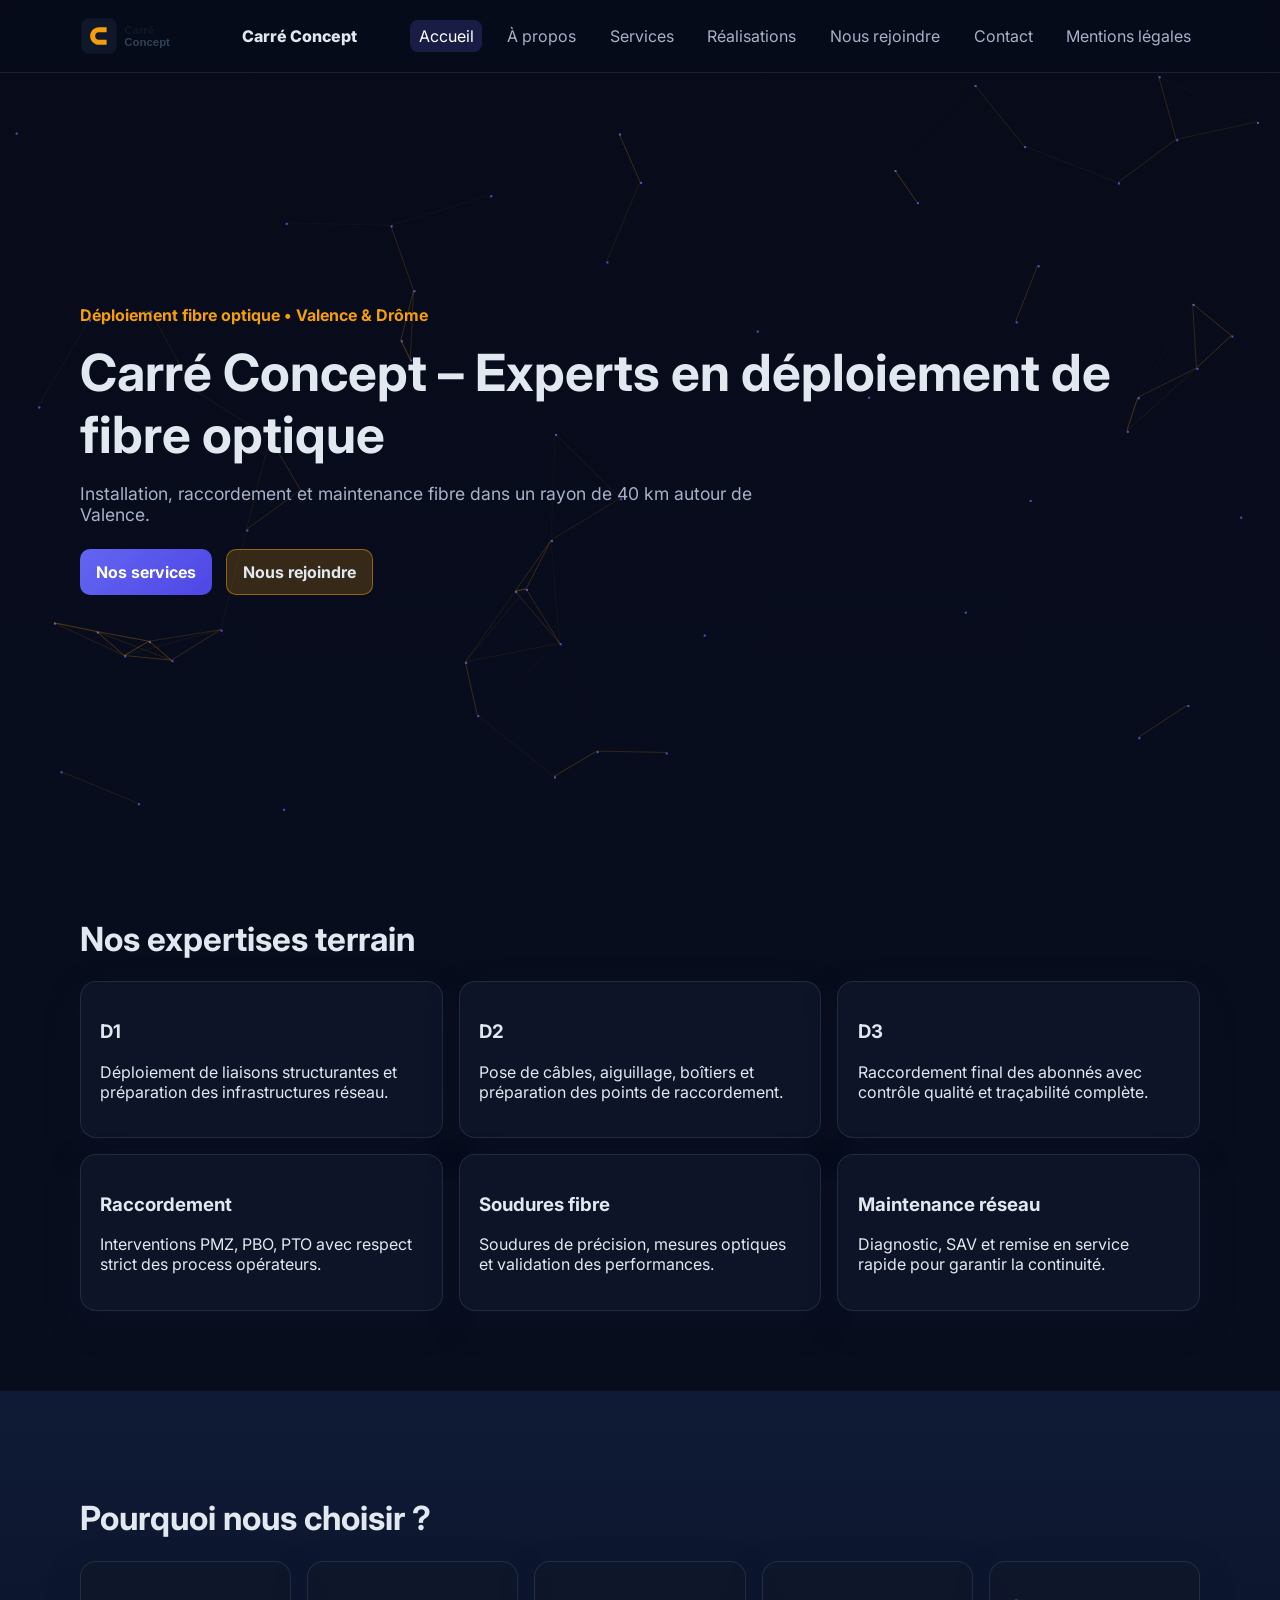
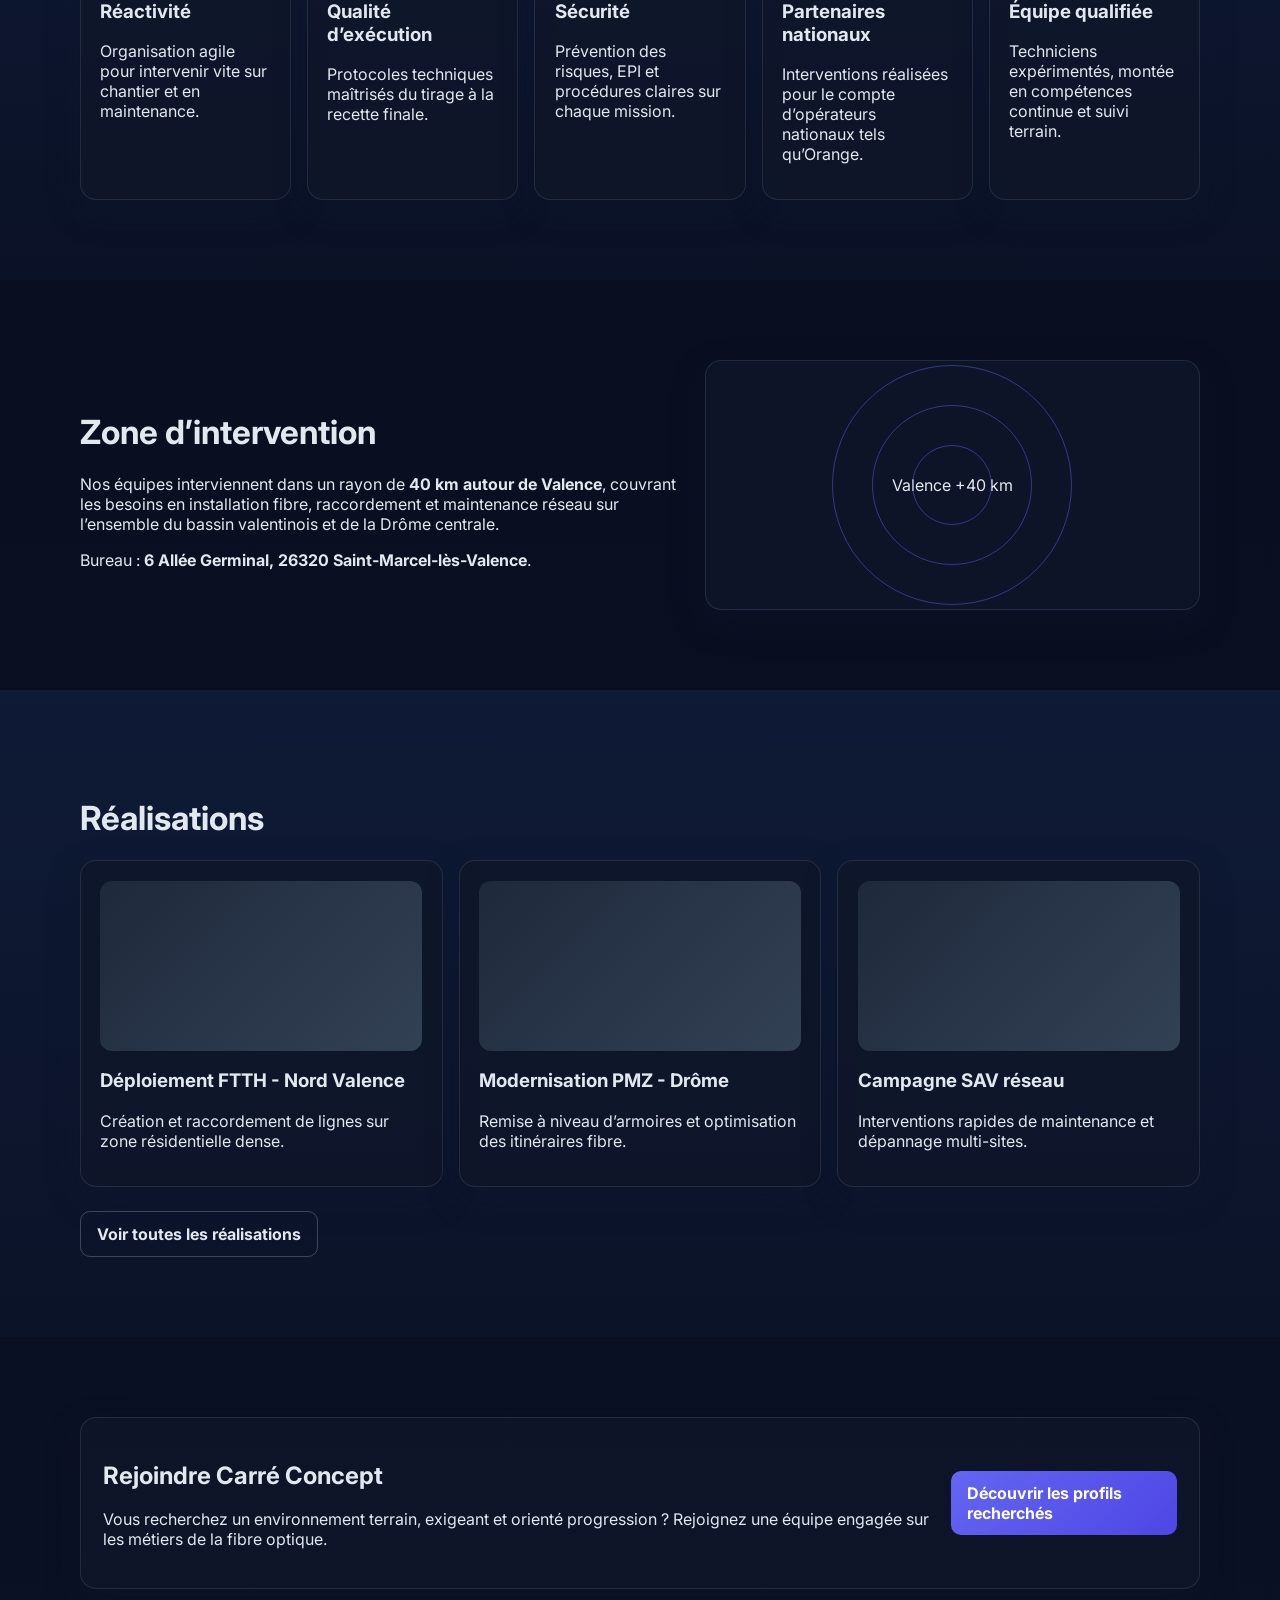
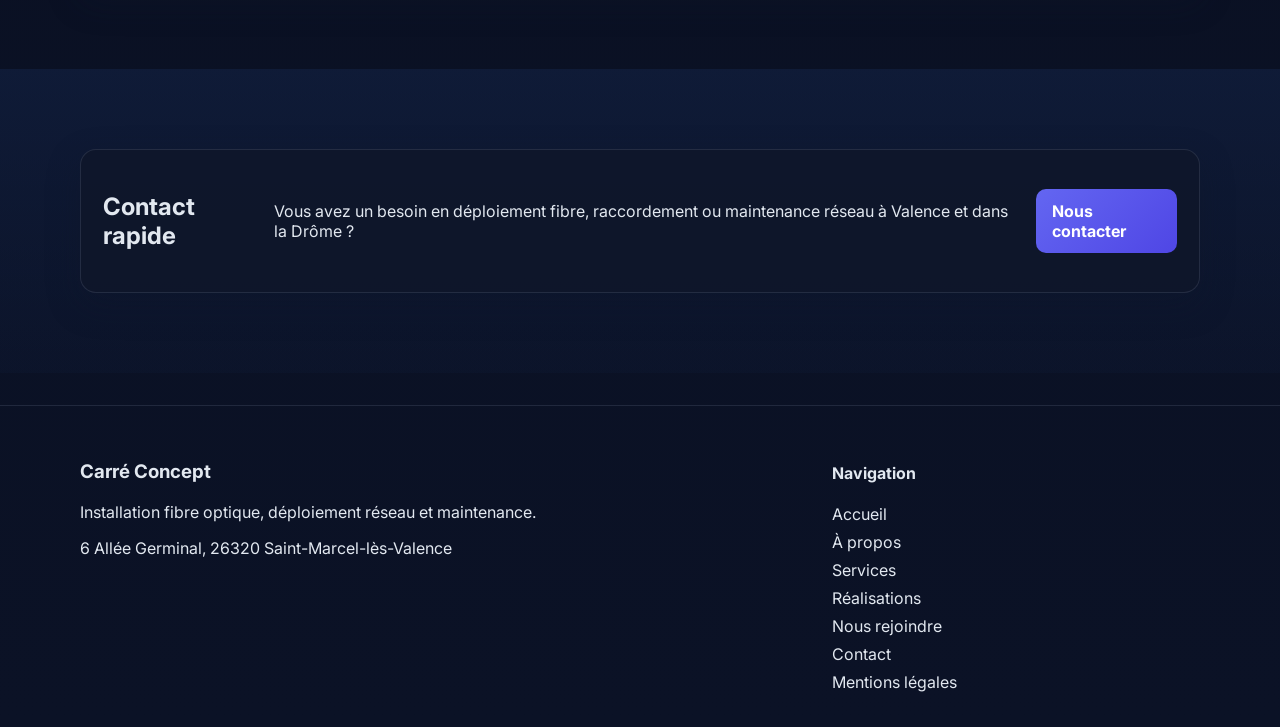
<file: index.html>
<!DOCTYPE html>
<html lang="fr">
<head>
  <meta charset="UTF-8" />
  <meta name="viewport" content="width=device-width, initial-scale=1.0" />
  <meta name="description" content="Carré Concept, experts en déploiement de fibre optique, raccordement et maintenance réseau autour de Valence dans la Drôme." />
  <title>Carré Concept | Déploiement fibre optique à Valence</title>
  <link rel="preconnect" href="https://fonts.googleapis.com">
  <link rel="preconnect" href="https://fonts.gstatic.com" crossorigin>
  <link href="https://fonts.googleapis.com/css2?family=Inter:wght@400;500;600;700;800&display=swap" rel="stylesheet">
  <link rel="stylesheet" href="style.css" />
</head>
<body>
  <header class="site-header">
    <div class="container nav-wrapper">
      <a class="brand" href="index.html" aria-label="Accueil Carré Concept">
        <img src="assets/logo-carre-concept.svg" alt="Logo Carré Concept" class="brand-logo" />
        <span>Carré Concept</span>
      </a>
      <button class="nav-toggle" aria-expanded="false" aria-controls="site-nav" aria-label="Ouvrir le menu">☰</button>
      <nav id="site-nav" class="site-nav">
        <a href="index.html" class="active">Accueil</a>
        <a href="a-propos.html">À propos</a>
        <a href="services.html">Services</a>
        <a href="realisations.html">Réalisations</a>
        <a href="nous-rejoindre.html">Nous rejoindre</a>
        <a href="contact.html">Contact</a>
        <a href="mentions-legales.html">Mentions légales</a>
      </nav>
    </div>
  </header>

  <main>
    <section class="hero">
      <canvas id="network-canvas" aria-hidden="true"></canvas>
      <div class="container hero-content reveal">
        <p class="eyebrow">Déploiement fibre optique • Valence & Drôme</p>
        <h1>Carré Concept – Experts en déploiement de fibre optique</h1>
        <p class="lead">Installation, raccordement et maintenance fibre dans un rayon de 40 km autour de Valence.</p>
        <div class="hero-cta">
          <a class="btn btn-primary" href="services.html">Nos services</a>
          <a class="btn btn-secondary" href="nous-rejoindre.html">Nous rejoindre</a>
        </div>
      </div>
    </section>

    <section class="section" id="expertises">
      <div class="container">
        <h2 class="section-title reveal">Nos expertises terrain</h2>
        <div class="grid cards-3">
          <article class="card reveal"><h3>D1</h3><p>Déploiement de liaisons structurantes et préparation des infrastructures réseau.</p></article>
          <article class="card reveal"><h3>D2</h3><p>Pose de câbles, aiguillage, boîtiers et préparation des points de raccordement.</p></article>
          <article class="card reveal"><h3>D3</h3><p>Raccordement final des abonnés avec contrôle qualité et traçabilité complète.</p></article>
          <article class="card reveal"><h3>Raccordement</h3><p>Interventions PMZ, PBO, PTO avec respect strict des process opérateurs.</p></article>
          <article class="card reveal"><h3>Soudures fibre</h3><p>Soudures de précision, mesures optiques et validation des performances.</p></article>
          <article class="card reveal"><h3>Maintenance réseau</h3><p>Diagnostic, SAV et remise en service rapide pour garantir la continuité.</p></article>
        </div>
      </div>
    </section>

    <section class="section section-alt">
      <div class="container">
        <h2 class="section-title reveal">Pourquoi nous choisir ?</h2>
        <div class="pillars">
          <div class="pillar reveal"><h3>Réactivité</h3><p>Organisation agile pour intervenir vite sur chantier et en maintenance.</p></div>
          <div class="pillar reveal"><h3>Qualité d’exécution</h3><p>Protocoles techniques maîtrisés du tirage à la recette finale.</p></div>
          <div class="pillar reveal"><h3>Sécurité</h3><p>Prévention des risques, EPI et procédures claires sur chaque mission.</p></div>
          <div class="pillar reveal"><h3>Partenaires nationaux</h3><p>Interventions réalisées pour le compte d’opérateurs nationaux tels qu’Orange.</p></div>
          <div class="pillar reveal"><h3>Équipe qualifiée</h3><p>Techniciens expérimentés, montée en compétences continue et suivi terrain.</p></div>
        </div>
      </div>
    </section>

    <section class="section">
      <div class="container zone-layout">
        <div class="reveal">
          <h2 class="section-title">Zone d’intervention</h2>
          <p>Nos équipes interviennent dans un rayon de <strong>40 km autour de Valence</strong>, couvrant les besoins en installation fibre, raccordement et maintenance réseau sur l’ensemble du bassin valentinois et de la Drôme centrale.</p>
          <p>Bureau : <strong>6 Allée Germinal, 26320 Saint-Marcel-lès-Valence</strong>.</p>
        </div>
        <div class="zone-map reveal" role="img" aria-label="Carte stylisée de la zone d'intervention autour de Valence">
          <div class="pulse pulse-1"></div>
          <div class="pulse pulse-2"></div>
          <div class="pulse pulse-3"></div>
          <span>Valence +40 km</span>
        </div>
      </div>
    </section>

    <section class="section section-alt">
      <div class="container">
        <h2 class="section-title reveal">Réalisations</h2>
        <div class="grid cards-3">
          <article class="work-card reveal"><div class="work-image"></div><h3>Déploiement FTTH - Nord Valence</h3><p>Création et raccordement de lignes sur zone résidentielle dense.</p></article>
          <article class="work-card reveal"><div class="work-image"></div><h3>Modernisation PMZ - Drôme</h3><p>Remise à niveau d’armoires et optimisation des itinéraires fibre.</p></article>
          <article class="work-card reveal"><div class="work-image"></div><h3>Campagne SAV réseau</h3><p>Interventions rapides de maintenance et dépannage multi-sites.</p></article>
        </div>
        <a class="btn btn-outline mt-24" href="realisations.html">Voir toutes les réalisations</a>
      </div>
    </section>

    <section class="section">
      <div class="container cta-band reveal">
        <div>
          <h2>Rejoindre Carré Concept</h2>
          <p>Vous recherchez un environnement terrain, exigeant et orienté progression ? Rejoignez une équipe engagée sur les métiers de la fibre optique.</p>
        </div>
        <a class="btn btn-primary" href="nous-rejoindre.html">Découvrir les profils recherchés</a>
      </div>
    </section>

    <section class="section section-alt">
      <div class="container quick-contact reveal">
        <h2>Contact rapide</h2>
        <p>Vous avez un besoin en déploiement fibre, raccordement ou maintenance réseau à Valence et dans la Drôme ?</p>
        <a class="btn btn-primary" href="contact.html">Nous contacter</a>
      </div>
    </section>
  </main>

  <footer class="site-footer">
    <div class="container footer-grid">
      <div>
        <h3>Carré Concept</h3>
        <p>Installation fibre optique, déploiement réseau et maintenance.</p>
        <p>6 Allée Germinal, 26320 Saint-Marcel-lès-Valence</p>
      </div>
      <div>
        <h4>Navigation</h4>
        <ul>
          <li><a href="index.html">Accueil</a></li><li><a href="a-propos.html">À propos</a></li><li><a href="services.html">Services</a></li><li><a href="realisations.html">Réalisations</a></li><li><a href="nous-rejoindre.html">Nous rejoindre</a></li><li><a href="contact.html">Contact</a></li><li><a href="mentions-legales.html">Mentions légales</a></li>
        </ul>
      </div>
    </div>
  </footer>
  <script src="main.js"></script>
</body>
</html>
</file>
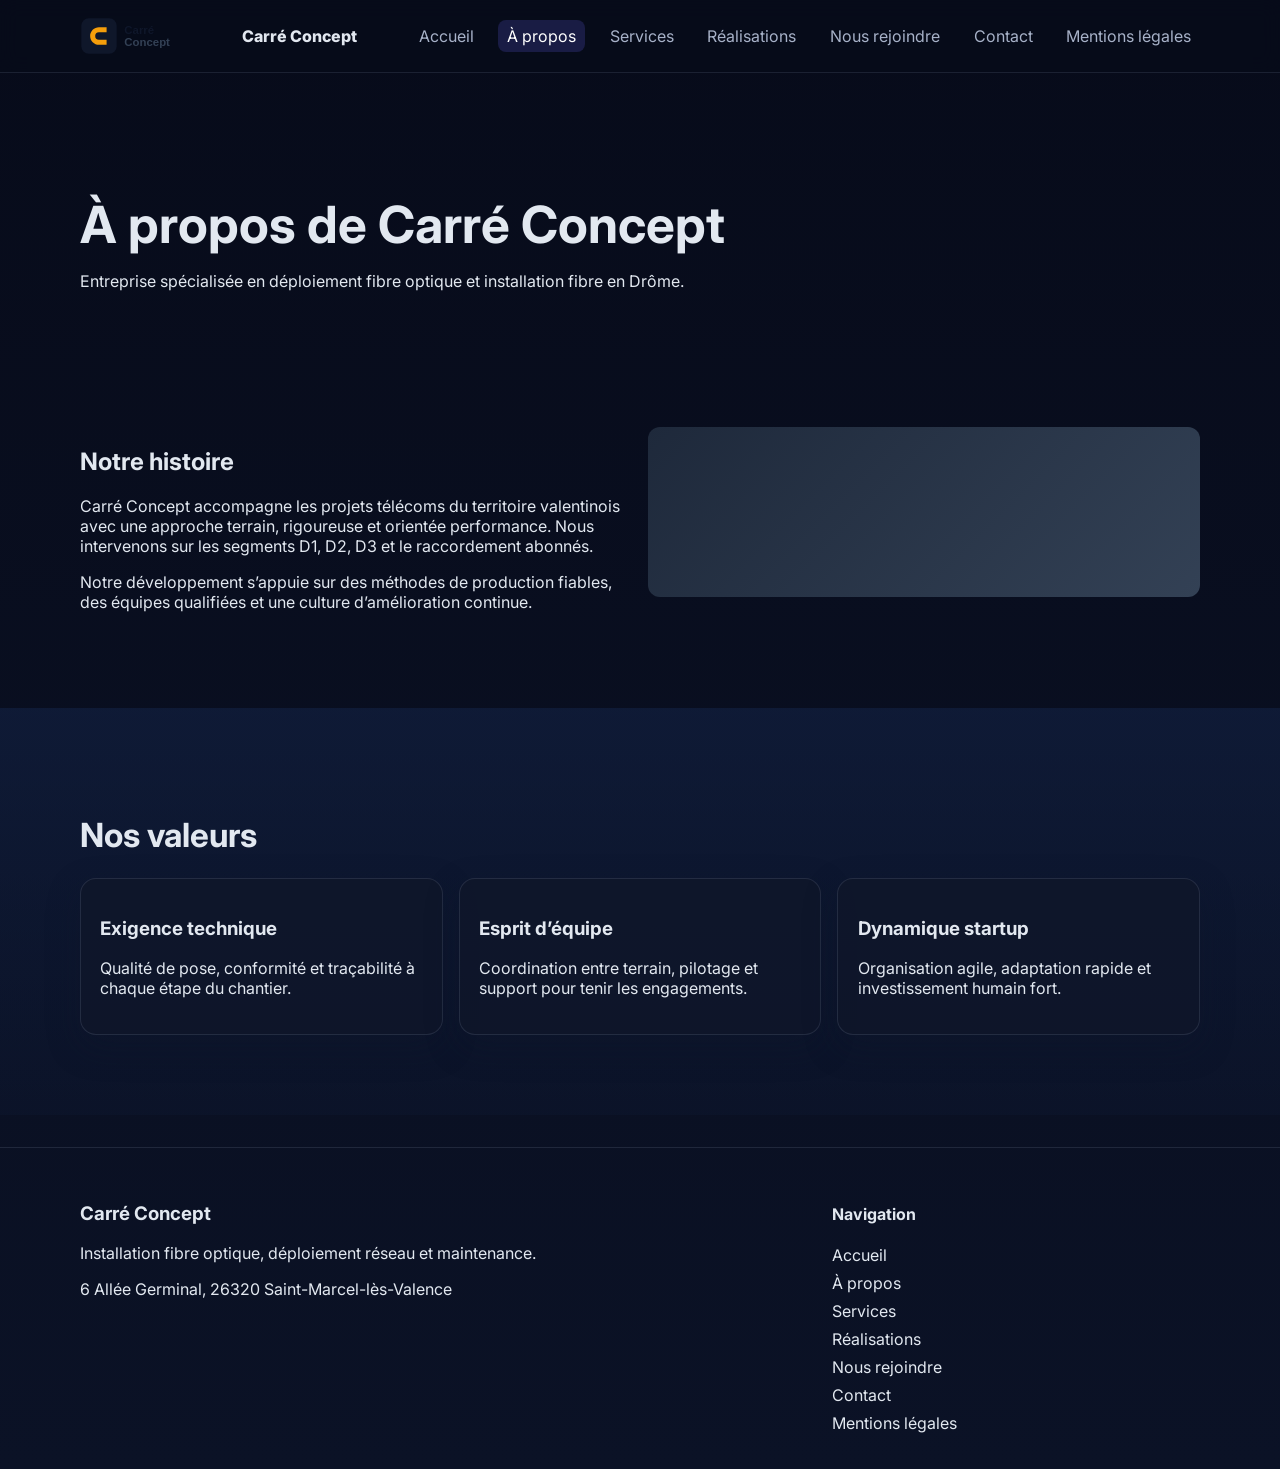
<file: a-propos.html>
<!DOCTYPE html><html lang="fr"><head><meta charset="UTF-8"><meta name="viewport" content="width=device-width, initial-scale=1.0"><title>À propos | Carré Concept</title><link rel="preconnect" href="https://fonts.googleapis.com"><link rel="preconnect" href="https://fonts.gstatic.com" crossorigin><link href="https://fonts.googleapis.com/css2?family=Inter:wght@400;500;600;700;800&display=swap" rel="stylesheet"><link rel="stylesheet" href="style.css"></head><body>
<div data-include="header"></div><main class="internal-main"><section class="page-hero"><div class="container reveal"><h1>À propos de Carré Concept</h1><p>Entreprise spécialisée en déploiement fibre optique et installation fibre en Drôme.</p></div></section><section class="section"><div class="container grid two-cols"><div class="reveal"><h2>Notre histoire</h2><p>Carré Concept accompagne les projets télécoms du territoire valentinois avec une approche terrain, rigoureuse et orientée performance. Nous intervenons sur les segments D1, D2, D3 et le raccordement abonnés.</p><p>Notre développement s’appuie sur des méthodes de production fiables, des équipes qualifiées et une culture d’amélioration continue.</p></div><div class="placeholder reveal"></div></div></section><section class="section section-alt"><div class="container"><h2 class="section-title reveal">Nos valeurs</h2><div class="grid cards-3"><article class="card reveal"><h3>Exigence technique</h3><p>Qualité de pose, conformité et traçabilité à chaque étape du chantier.</p></article><article class="card reveal"><h3>Esprit d’équipe</h3><p>Coordination entre terrain, pilotage et support pour tenir les engagements.</p></article><article class="card reveal"><h3>Dynamique startup</h3><p>Organisation agile, adaptation rapide et investissement humain fort.</p></article></div></div></section></main><div data-include="footer"></div><script src="main.js"></script></body></html>
</file>
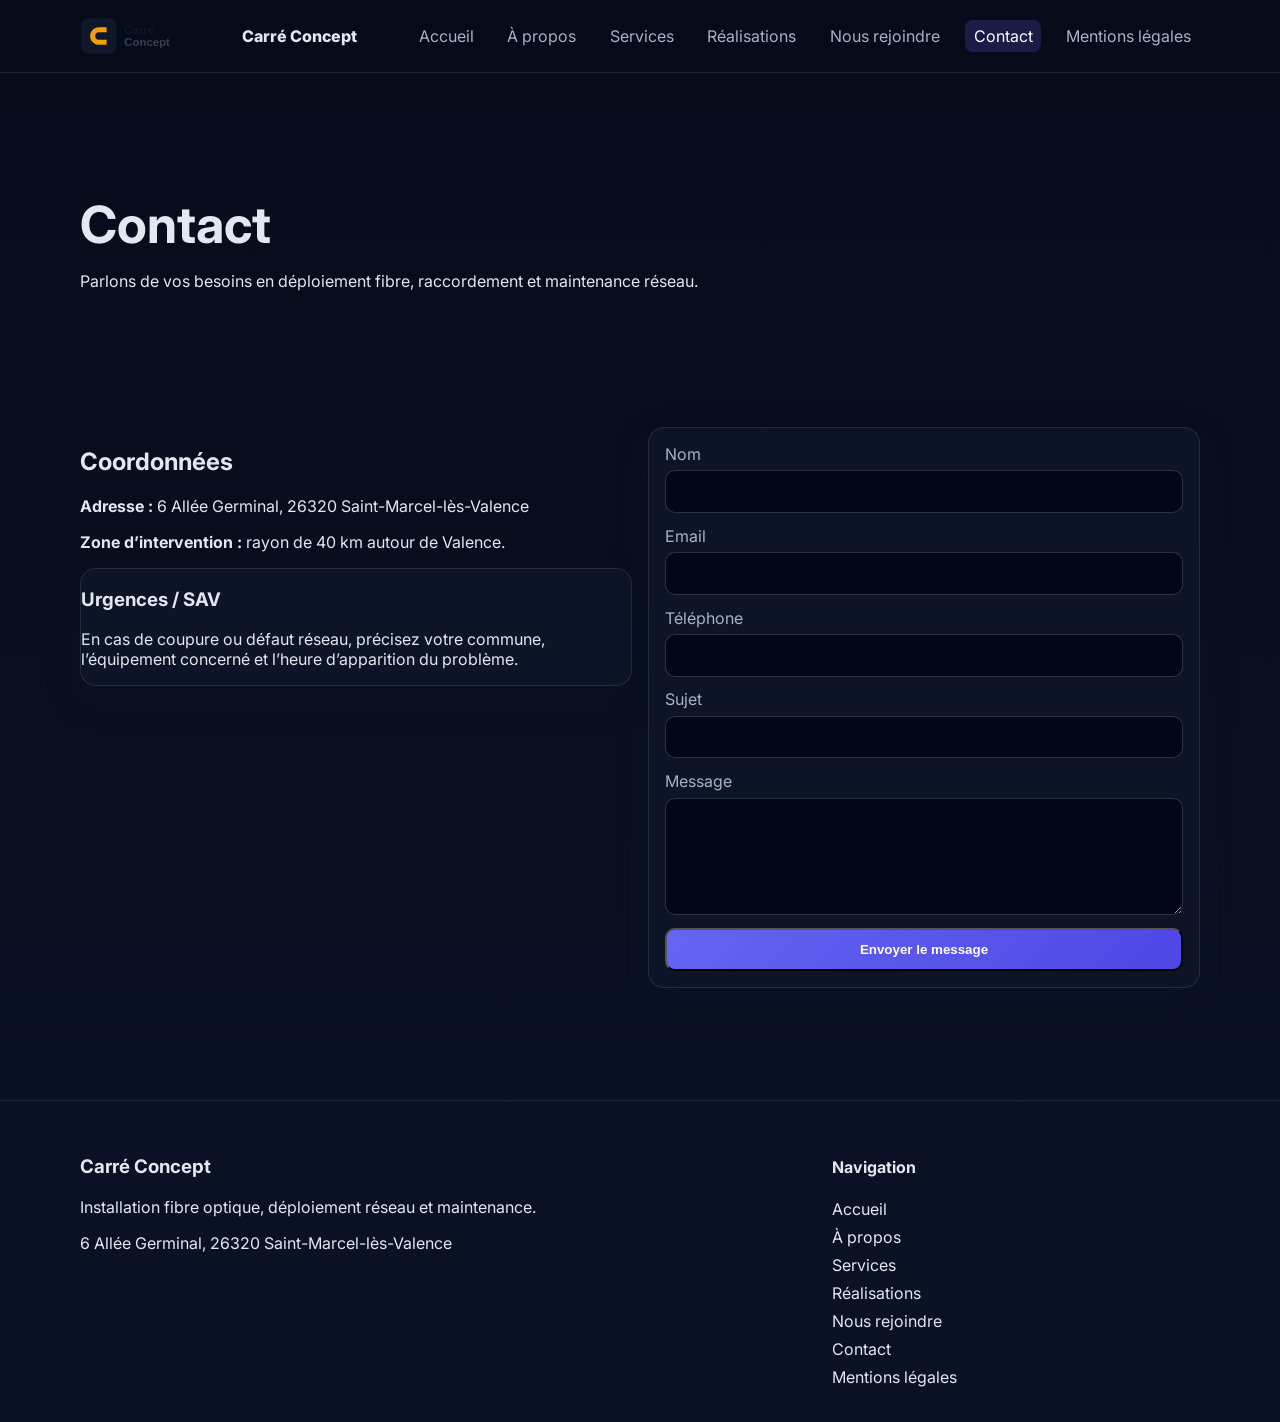
<file: contact.html>
<!DOCTYPE html><html lang="fr"><head><meta charset="UTF-8"><meta name="viewport" content="width=device-width, initial-scale=1.0"><title>Contact | Carré Concept</title><link rel="preconnect" href="https://fonts.googleapis.com"><link rel="preconnect" href="https://fonts.gstatic.com" crossorigin><link href="https://fonts.googleapis.com/css2?family=Inter:wght@400;500;600;700;800&display=swap" rel="stylesheet"><link rel="stylesheet" href="style.css"></head><body><div data-include="header"></div><main class="internal-main"><section class="page-hero"><div class="container reveal"><h1>Contact</h1><p>Parlons de vos besoins en déploiement fibre, raccordement et maintenance réseau.</p></div></section><section class="section"><div class="container grid two-cols"><div class="reveal"><h2>Coordonnées</h2><p><strong>Adresse :</strong> 6 Allée Germinal, 26320 Saint-Marcel-lès-Valence</p><p><strong>Zone d’intervention :</strong> rayon de 40 km autour de Valence.</p><div class="alert"><h3>Urgences / SAV</h3><p>En cas de coupure ou défaut réseau, précisez votre commune, l’équipement concerné et l’heure d’apparition du problème.</p></div></div><form class="form reveal"><label>Nom<input type="text" required></label><label>Email<input type="email" required></label><label>Téléphone<input type="tel"></label><label>Sujet<input type="text" required></label><label>Message<textarea rows="6" required></textarea></label><button class="btn btn-primary" type="submit">Envoyer le message</button></form></div></section></main><div data-include="footer"></div><script src="main.js"></script></body></html>
</file>
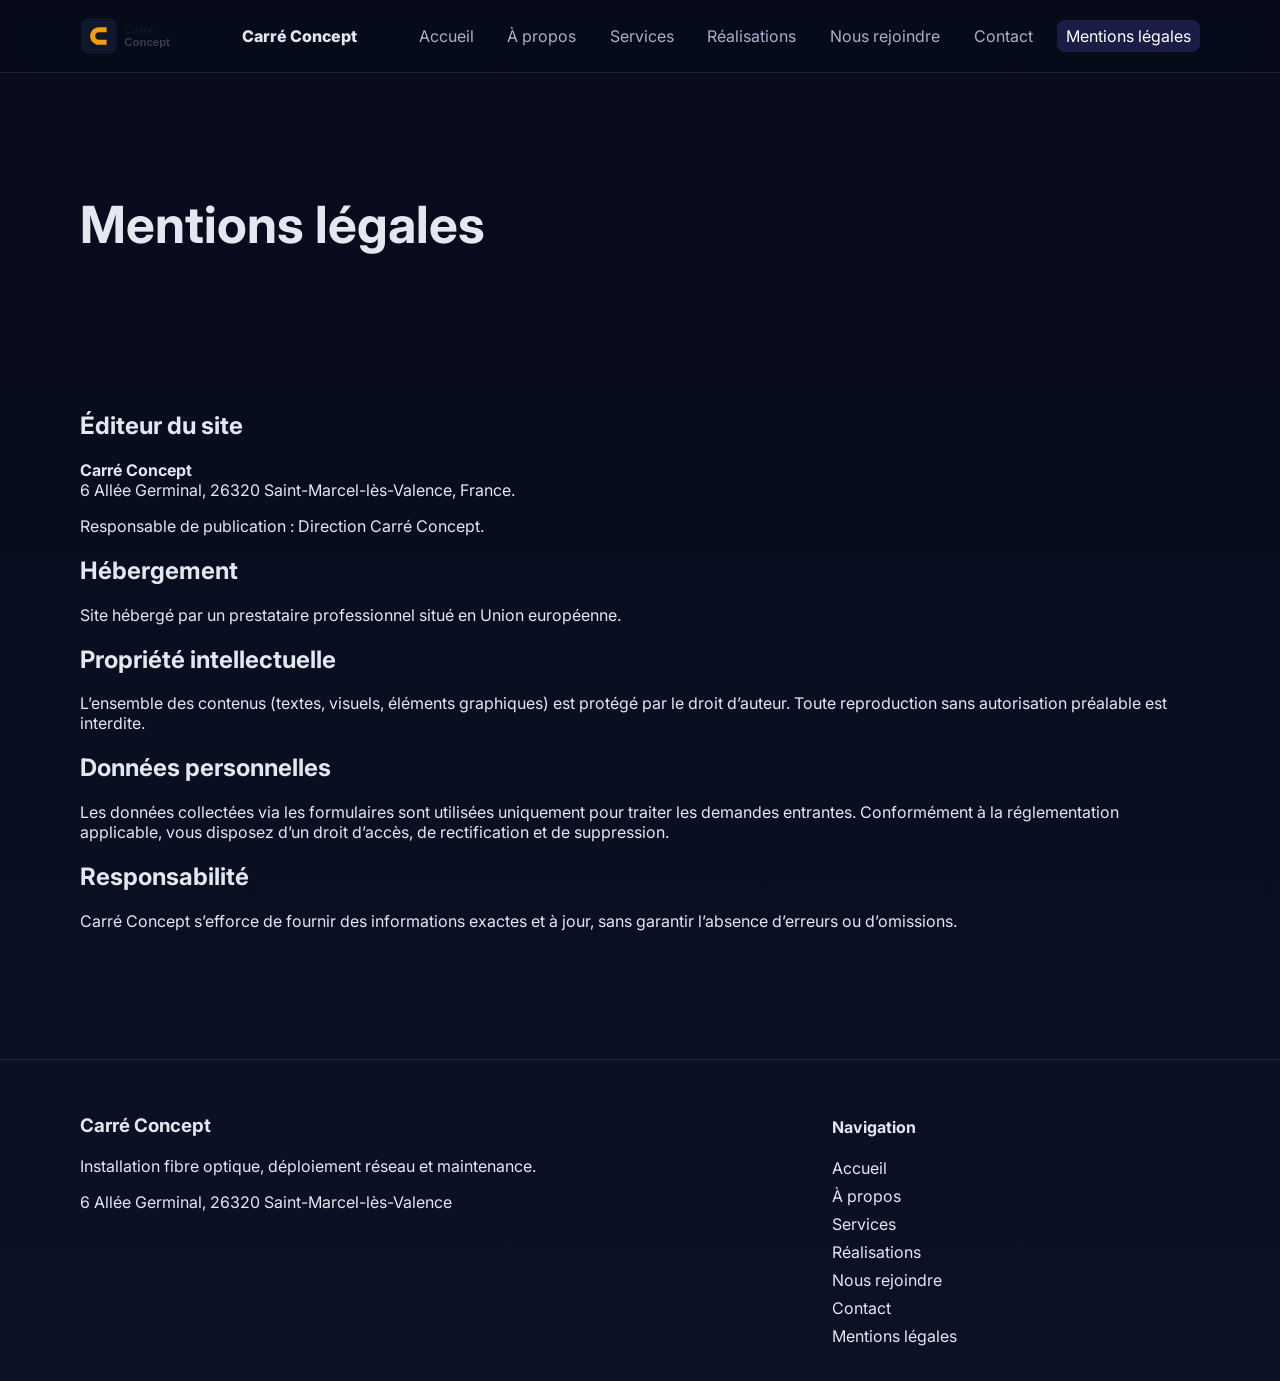
<file: mentions-legales.html>
<!DOCTYPE html><html lang="fr"><head><meta charset="UTF-8"><meta name="viewport" content="width=device-width, initial-scale=1.0"><title>Mentions légales | Carré Concept</title><link rel="preconnect" href="https://fonts.googleapis.com"><link rel="preconnect" href="https://fonts.gstatic.com" crossorigin><link href="https://fonts.googleapis.com/css2?family=Inter:wght@400;500;600;700;800&display=swap" rel="stylesheet"><link rel="stylesheet" href="style.css"></head><body><div data-include="header"></div><main class="internal-main"><section class="page-hero"><div class="container reveal"><h1>Mentions légales</h1></div></section><section class="section"><div class="container legal reveal"><h2>Éditeur du site</h2><p><strong>Carré Concept</strong><br>6 Allée Germinal, 26320 Saint-Marcel-lès-Valence, France.</p><p>Responsable de publication : Direction Carré Concept.</p><h2>Hébergement</h2><p>Site hébergé par un prestataire professionnel situé en Union européenne.</p><h2>Propriété intellectuelle</h2><p>L’ensemble des contenus (textes, visuels, éléments graphiques) est protégé par le droit d’auteur. Toute reproduction sans autorisation préalable est interdite.</p><h2>Données personnelles</h2><p>Les données collectées via les formulaires sont utilisées uniquement pour traiter les demandes entrantes. Conformément à la réglementation applicable, vous disposez d’un droit d’accès, de rectification et de suppression.</p><h2>Responsabilité</h2><p>Carré Concept s’efforce de fournir des informations exactes et à jour, sans garantir l’absence d’erreurs ou d’omissions.</p></div></section></main><div data-include="footer"></div><script src="main.js"></script></body></html>
</file>
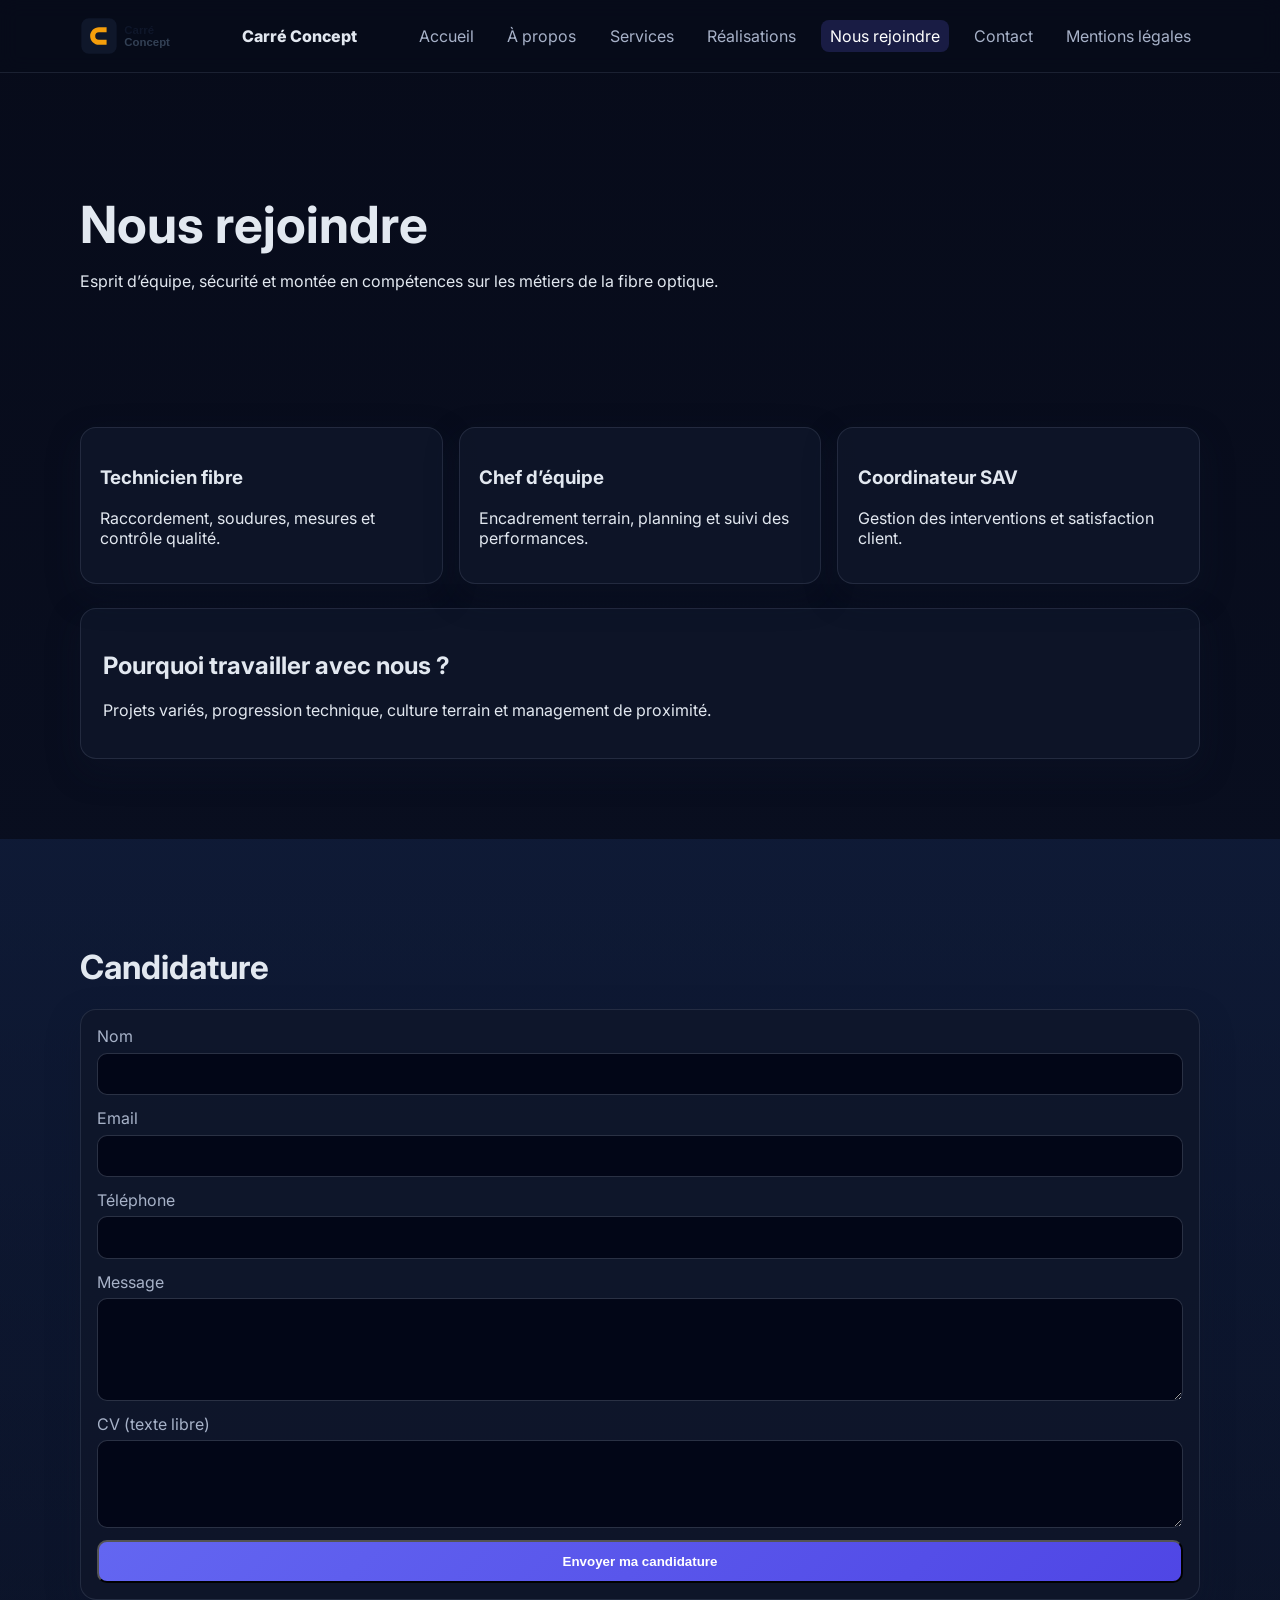
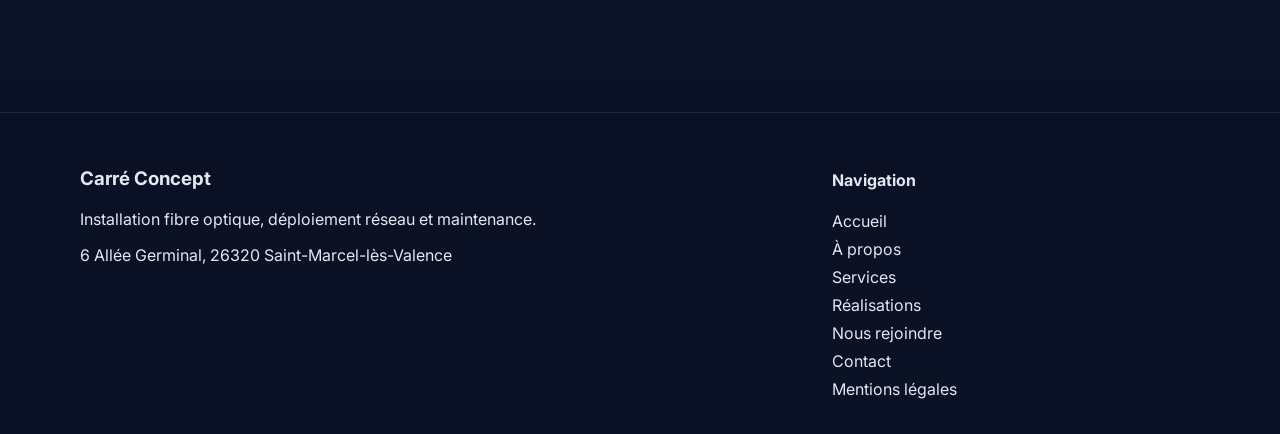
<file: nous-rejoindre.html>
<!DOCTYPE html><html lang="fr"><head><meta charset="UTF-8"><meta name="viewport" content="width=device-width, initial-scale=1.0"><title>Nous rejoindre | Carré Concept</title><link rel="preconnect" href="https://fonts.googleapis.com"><link rel="preconnect" href="https://fonts.gstatic.com" crossorigin><link href="https://fonts.googleapis.com/css2?family=Inter:wght@400;500;600;700;800&display=swap" rel="stylesheet"><link rel="stylesheet" href="style.css"></head><body><div data-include="header"></div><main class="internal-main"><section class="page-hero"><div class="container reveal"><h1>Nous rejoindre</h1><p>Esprit d’équipe, sécurité et montée en compétences sur les métiers de la fibre optique.</p></div></section><section class="section"><div class="container"><div class="grid cards-3"><article class="card reveal"><h3>Technicien fibre</h3><p>Raccordement, soudures, mesures et contrôle qualité.</p></article><article class="card reveal"><h3>Chef d’équipe</h3><p>Encadrement terrain, planning et suivi des performances.</p></article><article class="card reveal"><h3>Coordinateur SAV</h3><p>Gestion des interventions et satisfaction client.</p></article></div><div class="cta-band mt-24 reveal"><div><h2>Pourquoi travailler avec nous ?</h2><p>Projets variés, progression technique, culture terrain et management de proximité.</p></div></div></div></section><section class="section section-alt"><div class="container"><h2 class="section-title reveal">Candidature</h2><form class="form reveal"><label>Nom<input type="text" required></label><label>Email<input type="email" required></label><label>Téléphone<input type="tel"></label><label>Message<textarea rows="5" required></textarea></label><label>CV (texte libre)<textarea rows="4"></textarea></label><button class="btn btn-primary" type="submit">Envoyer ma candidature</button></form></div></section></main><div data-include="footer"></div><script src="main.js"></script></body></html>
</file>
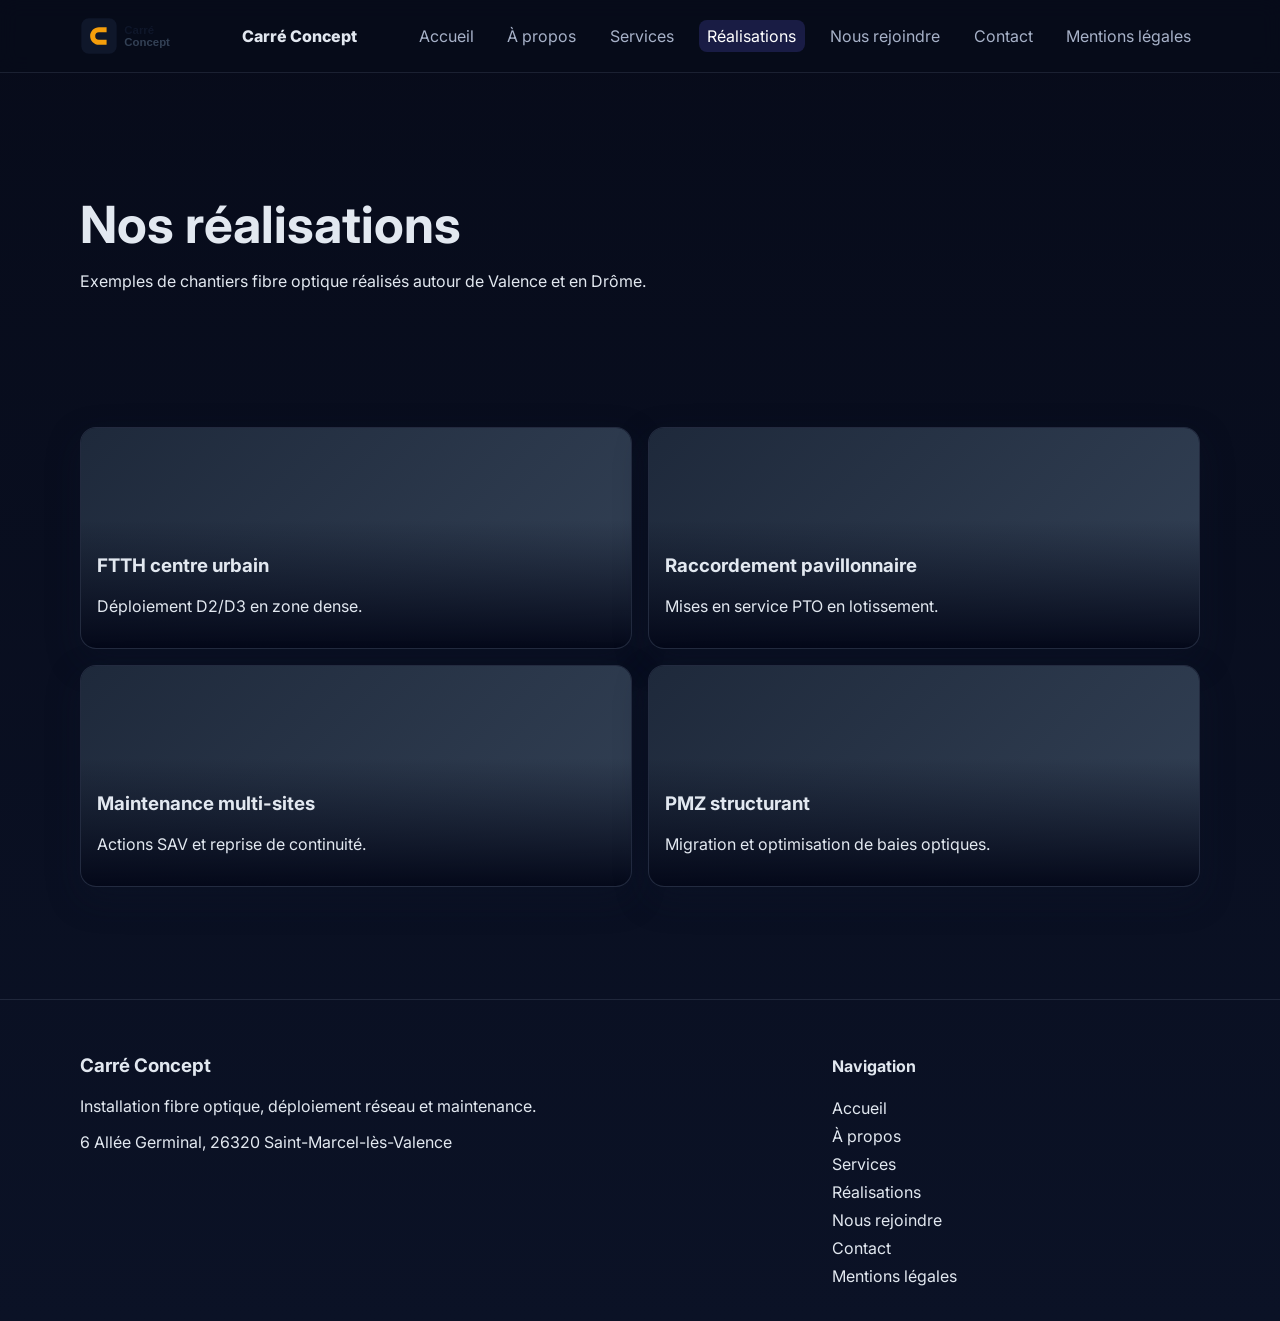
<file: realisations.html>
<!DOCTYPE html><html lang="fr"><head><meta charset="UTF-8"><meta name="viewport" content="width=device-width, initial-scale=1.0"><title>Réalisations | Carré Concept</title><link rel="preconnect" href="https://fonts.googleapis.com"><link rel="preconnect" href="https://fonts.gstatic.com" crossorigin><link href="https://fonts.googleapis.com/css2?family=Inter:wght@400;500;600;700;800&display=swap" rel="stylesheet"><link rel="stylesheet" href="style.css"></head><body><div data-include="header"></div><main class="internal-main"><section class="page-hero"><div class="container reveal"><h1>Nos réalisations</h1><p>Exemples de chantiers fibre optique réalisés autour de Valence et en Drôme.</p></div></section><section class="section"><div class="container project-grid"><article class="project reveal"><div class="project-media"></div><div class="project-overlay"><h3>FTTH centre urbain</h3><p>Déploiement D2/D3 en zone dense.</p></div></article><article class="project reveal"><div class="project-media"></div><div class="project-overlay"><h3>Raccordement pavillonnaire</h3><p>Mises en service PTO en lotissement.</p></div></article><article class="project reveal"><div class="project-media"></div><div class="project-overlay"><h3>Maintenance multi-sites</h3><p>Actions SAV et reprise de continuité.</p></div></article><article class="project reveal"><div class="project-media"></div><div class="project-overlay"><h3>PMZ structurant</h3><p>Migration et optimisation de baies optiques.</p></div></article></div></section></main><div data-include="footer"></div><script src="main.js"></script></body></html>
</file>
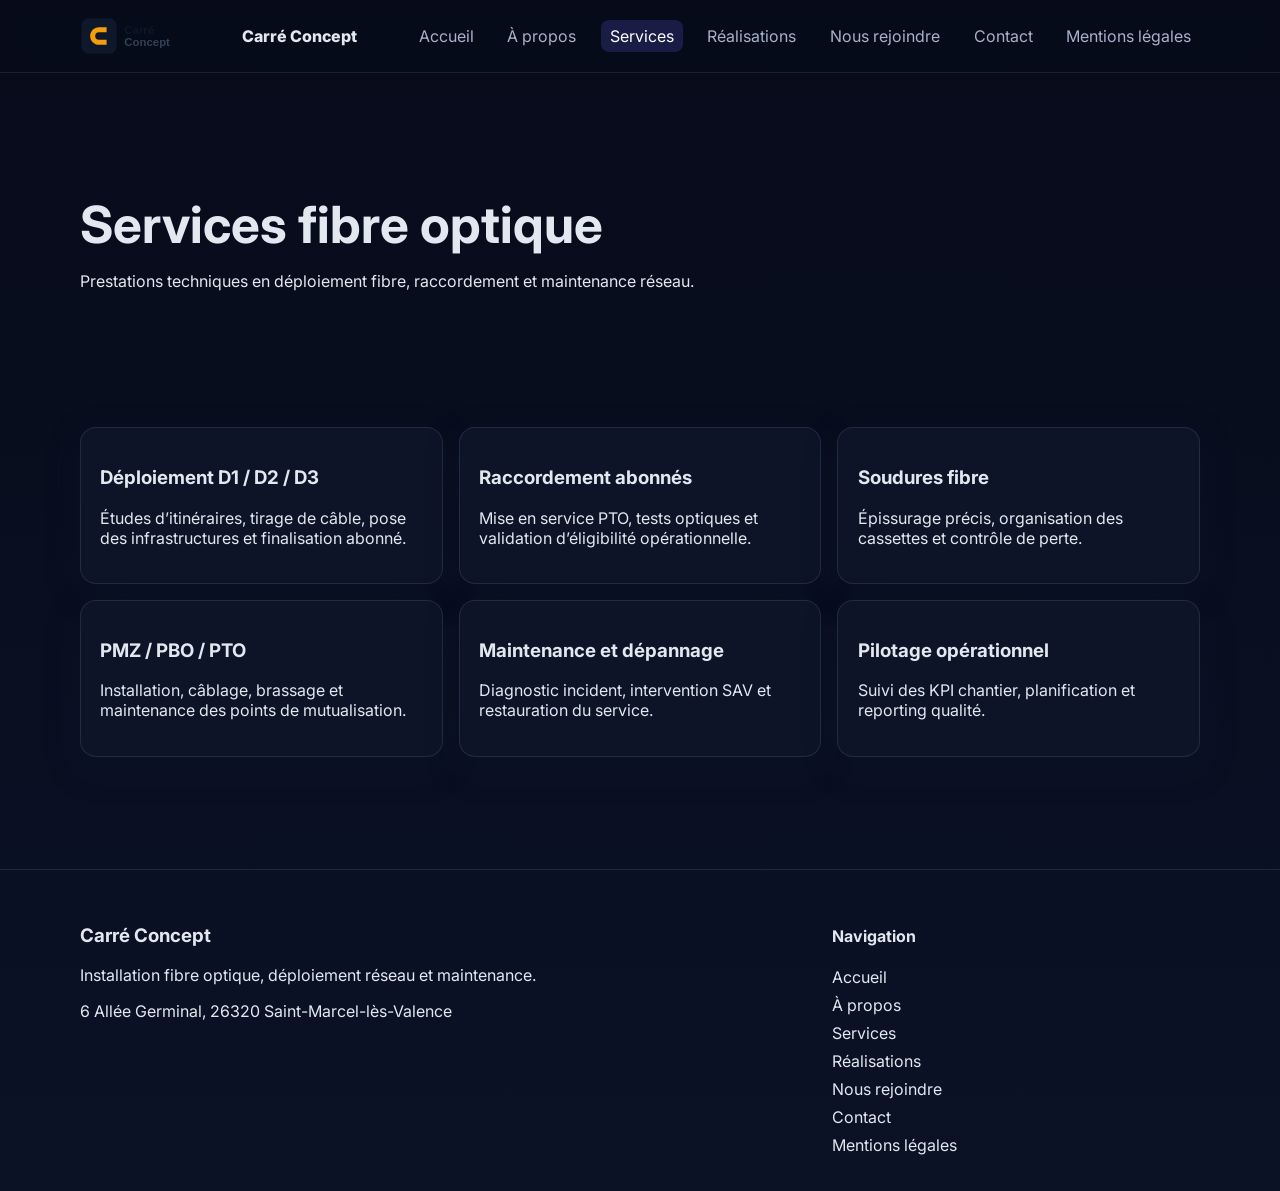
<file: services.html>
<!DOCTYPE html><html lang="fr"><head><meta charset="UTF-8"><meta name="viewport" content="width=device-width, initial-scale=1.0"><title>Services | Carré Concept</title><link rel="preconnect" href="https://fonts.googleapis.com"><link rel="preconnect" href="https://fonts.gstatic.com" crossorigin><link href="https://fonts.googleapis.com/css2?family=Inter:wght@400;500;600;700;800&display=swap" rel="stylesheet"><link rel="stylesheet" href="style.css"></head><body><div data-include="header"></div><main class="internal-main"><section class="page-hero"><div class="container reveal"><h1>Services fibre optique</h1><p>Prestations techniques en déploiement fibre, raccordement et maintenance réseau.</p></div></section><section class="section"><div class="container grid cards-3"><article class="card reveal"><h3>Déploiement D1 / D2 / D3</h3><p>Études d’itinéraires, tirage de câble, pose des infrastructures et finalisation abonné.</p></article><article class="card reveal"><h3>Raccordement abonnés</h3><p>Mise en service PTO, tests optiques et validation d’éligibilité opérationnelle.</p></article><article class="card reveal"><h3>Soudures fibre</h3><p>Épissurage précis, organisation des cassettes et contrôle de perte.</p></article><article class="card reveal"><h3>PMZ / PBO / PTO</h3><p>Installation, câblage, brassage et maintenance des points de mutualisation.</p></article><article class="card reveal"><h3>Maintenance et dépannage</h3><p>Diagnostic incident, intervention SAV et restauration du service.</p></article><article class="card reveal"><h3>Pilotage opérationnel</h3><p>Suivi des KPI chantier, planification et reporting qualité.</p></article></div></section></main><div data-include="footer"></div><script src="main.js"></script></body></html>
</file>
<file: style.css>
:root{--bg:#070b1a;--surface:#0f172a;--surface-2:#111f3f;--text:#e2e8f0;--muted:#a7b2c8;--primary:#6366f1;--secondary:#f59e0b;--white:#fff;--shadow:0 12px 32px rgba(15,23,42,.35)}*{box-sizing:border-box}body{margin:0;font-family:Inter,sans-serif;color:var(--text);background:linear-gradient(180deg,#070b1a,#0b1226)}a{color:inherit;text-decoration:none}.container{width:min(1120px,92vw);margin:auto}.site-header{position:sticky;top:0;z-index:50;background:rgba(7,11,26,.82);backdrop-filter:blur(10px);border-bottom:1px solid rgba(148,163,184,.15)}.nav-wrapper{display:flex;align-items:center;justify-content:space-between;min-height:72px}.brand{display:flex;gap:.6rem;align-items:center;font-weight:800}.brand-logo{height:38px}.site-nav{display:flex;gap:1rem;align-items:center}.site-nav a{padding:.4rem .55rem;border-radius:8px;color:var(--muted)}.site-nav a:hover,.site-nav a.active{color:var(--white);background:rgba(99,102,241,.2)}.nav-toggle{display:none}.hero{position:relative;overflow:hidden;min-height:82vh;display:grid;place-items:center}.hero-content{position:relative;z-index:2;padding:5rem 0}.eyebrow{color:var(--secondary);font-weight:700}h1{font-size:clamp(2rem,4vw,3.8rem);margin:.5rem 0 1rem}.lead{max-width:700px;color:var(--muted);font-size:1.1rem}.hero-cta{display:flex;gap:.85rem;flex-wrap:wrap;margin-top:1.5rem}#network-canvas{position:absolute;inset:0;width:100%;height:100%}.section{padding:5rem 0}.section-alt{background:linear-gradient(180deg,rgba(17,31,63,.7),rgba(17,31,63,.2))}.section-title{font-size:clamp(1.5rem,2.6vw,2.2rem);margin-bottom:1.4rem}.grid{display:grid;gap:1rem}.cards-3{grid-template-columns:repeat(3,minmax(0,1fr))}.card,.work-card,.pillar,.project,.cta-band,.quick-contact,.alert,.form,.zone-map{background:rgba(15,23,42,.82);border:1px solid rgba(148,163,184,.16);border-radius:16px;box-shadow:var(--shadow)}.card,.pillar,.work-card{padding:1.2rem;transition:.3s}.card:hover,.pillar:hover,.work-card:hover{transform:translateY(-6px);border-color:rgba(99,102,241,.55)}.btn{display:inline-flex;align-items:center;justify-content:center;padding:.75rem 1rem;border-radius:10px;font-weight:700;transition:.3s}.btn-primary{background:linear-gradient(135deg,var(--primary),#4f46e5);color:#fff}.btn-primary:hover{transform:translateY(-2px)}.btn-secondary{background:rgba(245,158,11,.2);border:1px solid rgba(245,158,11,.5)}.btn-outline{border:1px solid rgba(148,163,184,.35)}.pillars{display:grid;grid-template-columns:repeat(5,minmax(0,1fr));gap:1rem}.zone-layout{display:grid;grid-template-columns:1.1fr .9fr;gap:1.2rem;align-items:center}.zone-map{padding:2rem;position:relative;min-height:250px;display:grid;place-items:center}.pulse{position:absolute;border:1px solid rgba(99,102,241,.45);border-radius:50%;animation:pulse 3s infinite}.pulse-1{width:80px;height:80px}.pulse-2{width:160px;height:160px;animation-delay:.5s}.pulse-3{width:240px;height:240px;animation-delay:1s}.work-image,.project-media,.placeholder{height:170px;border-radius:12px;background:linear-gradient(135deg,#1e293b,#334155)}.cta-band,.quick-contact{padding:1.4rem;display:flex;justify-content:space-between;gap:1rem;align-items:center}.project-grid{display:grid;grid-template-columns:repeat(2,minmax(0,1fr));gap:1rem}.project{position:relative;overflow:hidden}.project-media{height:220px;transition:.35s}.project-overlay{position:absolute;inset:auto 0 0;background:linear-gradient(180deg,transparent,rgba(2,6,23,.95));padding:1rem}.project:hover .project-media{transform:scale(1.08)}.internal-main .page-hero{padding:7rem 0 2.5rem}.two-cols{grid-template-columns:1fr 1fr}.form{padding:1rem;display:grid;gap:.8rem}.form label{display:grid;gap:.4rem;color:var(--muted)}input,textarea{width:100%;padding:.8rem;border-radius:10px;border:1px solid rgba(148,163,184,.28);background:#020617;color:#fff}.site-footer{padding:2.2rem 0;border-top:1px solid rgba(148,163,184,.16);margin-top:2rem}.footer-grid{display:grid;grid-template-columns:2fr 1fr;gap:1rem}.footer-grid ul{list-style:none;padding:0;margin:0;display:grid;gap:.5rem}.reveal{opacity:1;transform:none}.js .reveal{opacity:0;transform:translateY(24px);transition:opacity .75s,transform .75s}.js .reveal.in{opacity:1;transform:none}.mt-24{margin-top:1.5rem}@keyframes pulse{0%{transform:scale(.6);opacity:1}100%{transform:scale(1.2);opacity:0}}@media (max-width:980px){.cards-3,.pillars{grid-template-columns:repeat(2,minmax(0,1fr))}.zone-layout,.two-cols,.footer-grid{grid-template-columns:1fr}}@media (max-width:720px){.nav-toggle{display:block;background:none;border:1px solid rgba(148,163,184,.3);color:#fff;border-radius:8px;padding:.35rem .55rem}.site-nav{position:absolute;right:4vw;top:68px;display:none;flex-direction:column;background:#0b1226;padding:.8rem;border-radius:10px;border:1px solid rgba(148,163,184,.2)}.site-nav.open{display:flex}.cards-3,.project-grid,.pillars{grid-template-columns:1fr}.cta-band,.quick-contact{flex-direction:column;align-items:flex-start}}
</file>
